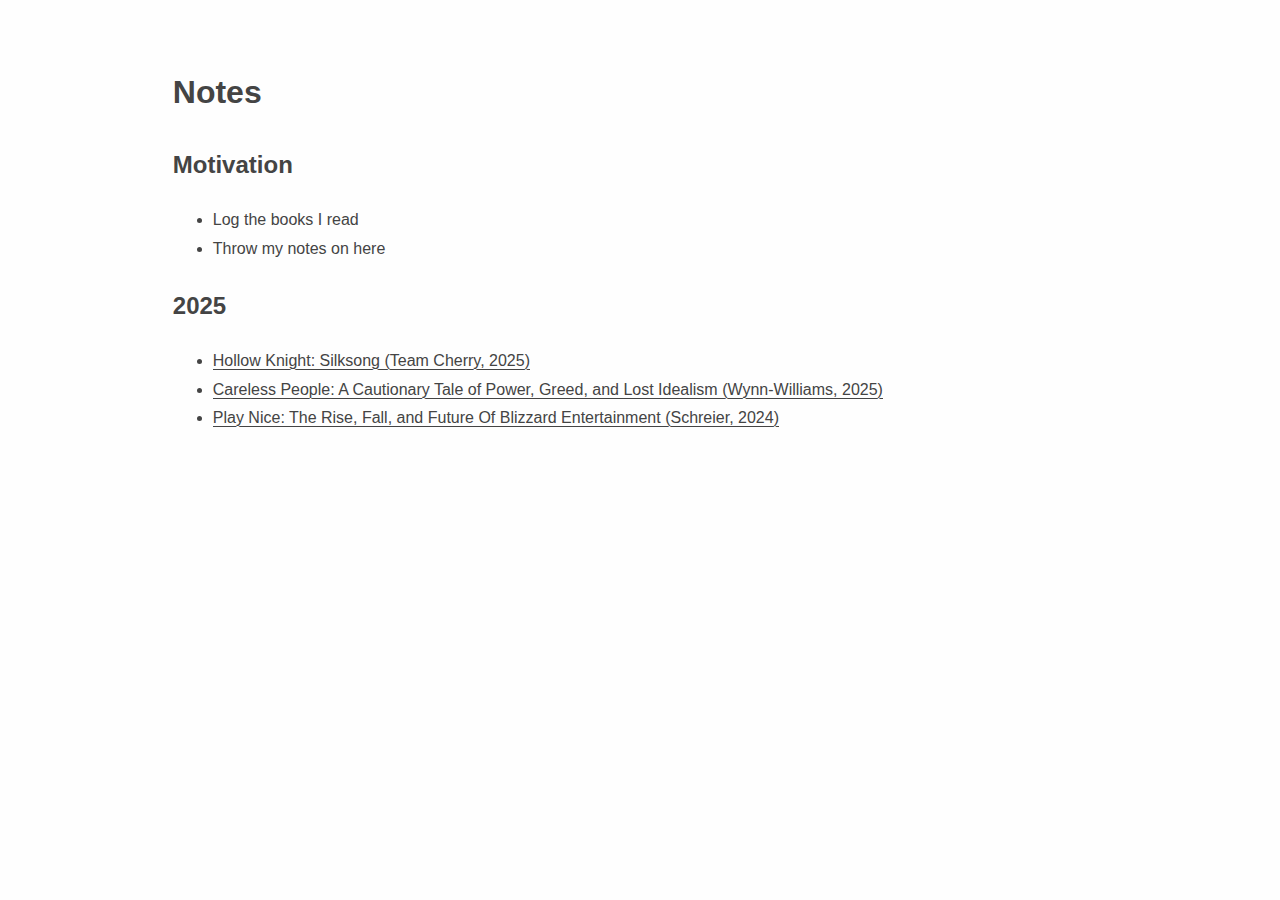
<file: index.html>
<html>
    <head>
        <link rel="stylesheet" href="styles.css" />
    </head>
    <h1>Notes</h1>
    <h2>Motivation</h2>
    <ul>
        <li>Log the books I read</li>
        <li>Throw my notes on here</li>
    </ul>

    <h2>2025</h2>

    <ul>
        <li>
            <a href="posts/2025/silksong.html">
                Hollow Knight: Silksong (Team Cherry, 2025)
            </a>
        </li>
        <li>
            <a href="posts/2025/careless-people.html">
                Careless People: A Cautionary Tale of Power, Greed, and Lost
                Idealism (Wynn-Williams, 2025)</a
            >
        </li>
        <li>
            <a href="posts/2025/play-nice.html">
                Play Nice: The Rise, Fall, and Future Of Blizzard Entertainment
                (Schreier, 2024)</a
            >
        </li>
    </ul>
</html>
</file>
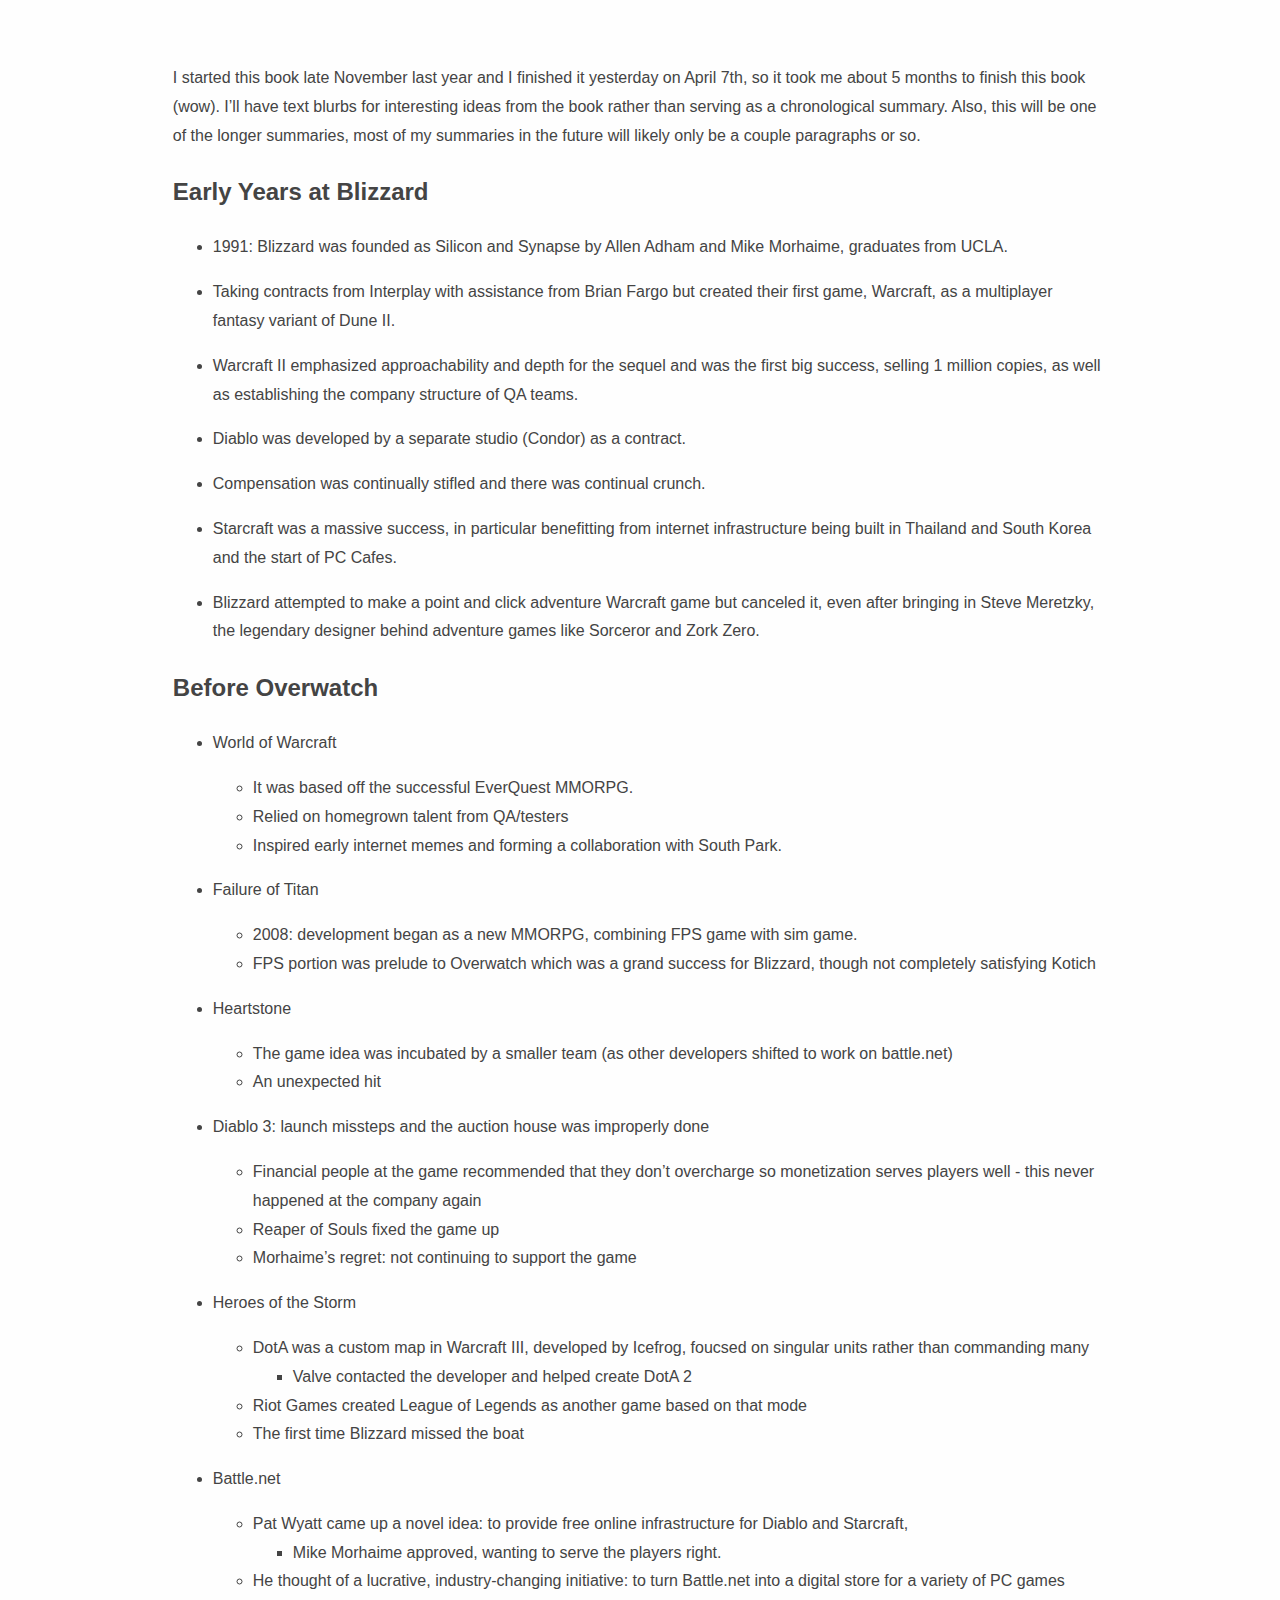
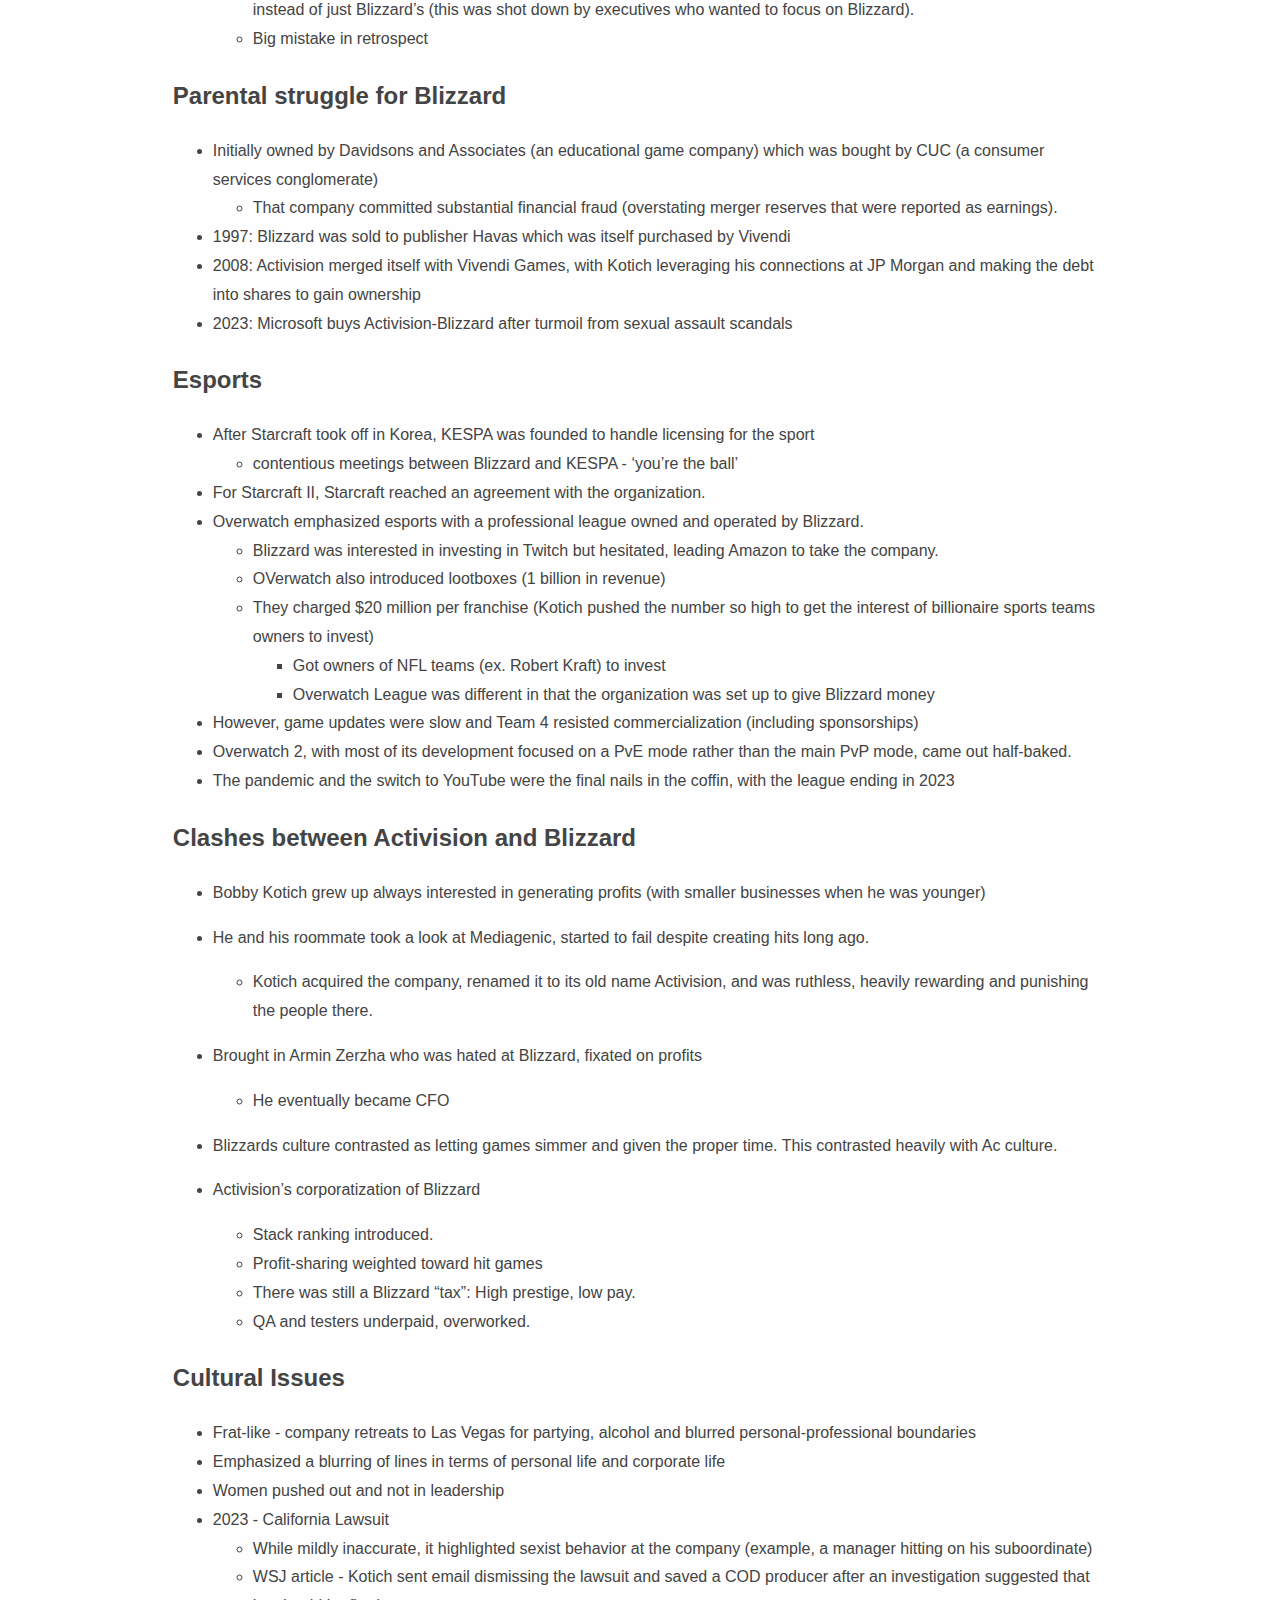
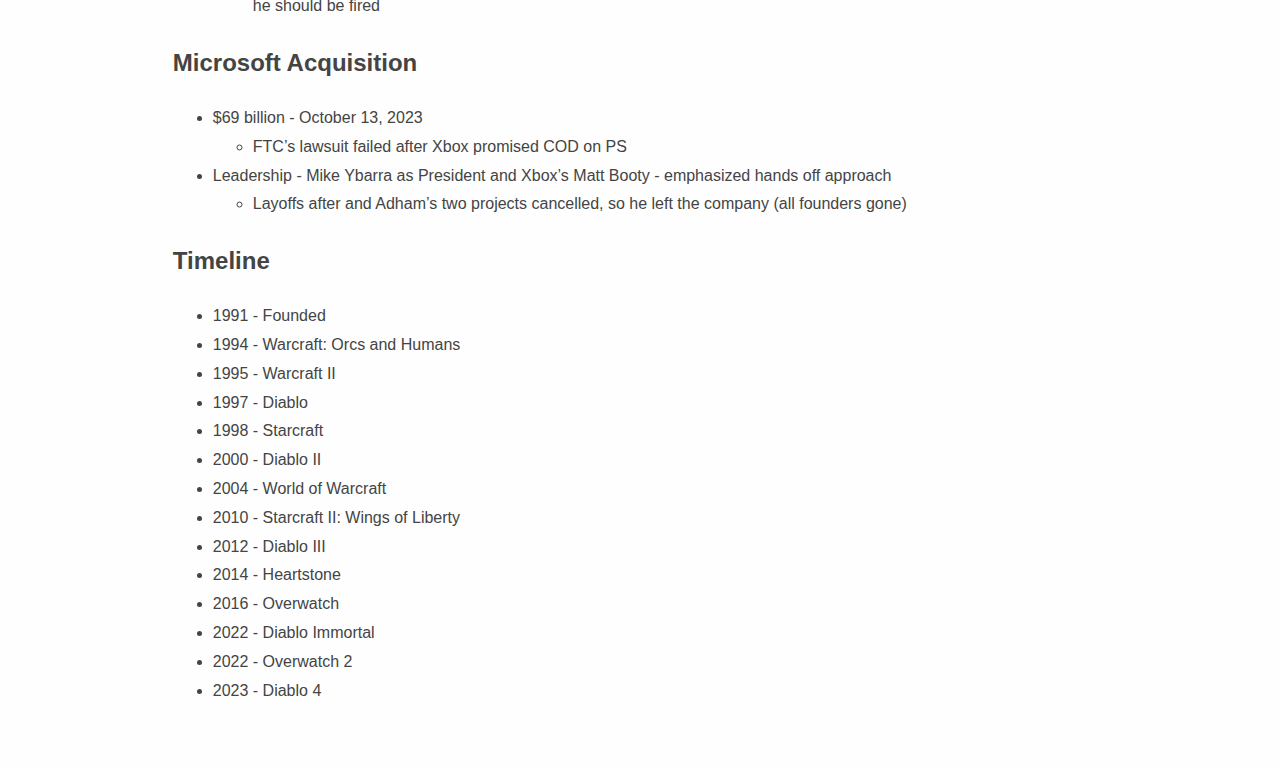
<file: play-nice.html>
<html>
    <head>
        <link rel="stylesheet" href="styles.css" />
    </head>

    <p>
        I started this book late November last year and I finished it yesterday
        on April 7th, so it took me about 5 months to finish this book (wow).
        I’ll have text blurbs for interesting ideas from the book rather than
        serving as a chronological summary. Also, this will be one of the longer
        summaries, most of my summaries in the future will likely only be a
        couple paragraphs or so.
    </p>
    <h2 id="early-years-at-blizzard">Early Years at Blizzard</h2>
    <ul>
        <li>
            <p>
                1991: Blizzard was founded as Silicon and Synapse by Allen Adham
                and Mike Morhaime, graduates from UCLA.
            </p>
        </li>
        <li>
            <p>
                Taking contracts from Interplay with assistance from Brian Fargo
                but created their first game, Warcraft, as a multiplayer fantasy
                variant of Dune II.
            </p>
        </li>
        <li>
            <p>
                Warcraft II emphasized approachability and depth for the sequel
                and was the first big success, selling 1 million copies, as well
                as establishing the company structure of QA teams.
            </p>
        </li>
        <li>
            <p>
                Diablo was developed by a separate studio (Condor) as a
                contract.
            </p>
        </li>
        <li>
            <p>
                Compensation was continually stifled and there was continual
                crunch.
            </p>
        </li>
        <li>
            <p>
                Starcraft was a massive success, in particular benefitting from
                internet infrastructure being built in Thailand and South Korea
                and the start of PC Cafes.
            </p>
        </li>
        <li>
            <p>
                Blizzard attempted to make a point and click adventure Warcraft
                game but canceled it, even after bringing in Steve Meretzky, the
                legendary designer behind adventure games like Sorceror and Zork
                Zero.
            </p>
        </li>
    </ul>
    <h2 id="before-overwatch">Before Overwatch</h2>
    <ul>
        <li>
            <p>World of Warcraft</p>
            <ul>
                <li>It was based off the successful EverQuest MMORPG.</li>
                <li>Relied on homegrown talent from QA/testers</li>
                <li>
                    Inspired early internet memes and forming a collaboration
                    with South Park.
                </li>
            </ul>
        </li>
        <li>
            <p>Failure of Titan</p>
            <ul>
                <li>
                    2008: development began as a new MMORPG, combining FPS game
                    with sim game.
                </li>
                <li>
                    FPS portion was prelude to Overwatch which was a grand
                    success for Blizzard, though not completely satisfying
                    Kotich
                </li>
            </ul>
        </li>
        <li>
            <p>Heartstone</p>
            <ul>
                <li>
                    The game idea was incubated by a smaller team (as other
                    developers shifted to work on battle.net)
                </li>
                <li>An unexpected hit</li>
            </ul>
        </li>
        <li>
            <p>
                Diablo 3: launch missteps and the auction house was improperly
                done
            </p>
            <ul>
                <li>
                    Financial people at the game recommended that they don’t
                    overcharge so monetization serves players well - this never
                    happened at the company again
                </li>
                <li>Reaper of Souls fixed the game up</li>
                <li>Morhaime’s regret: not continuing to support the game</li>
            </ul>
        </li>
        <li>
            <p>Heroes of the Storm</p>
            <ul>
                <li>
                    DotA was a custom map in Warcraft III, developed by Icefrog,
                    foucsed on singular units rather than commanding many
                    <ul>
                        <li>
                            Valve contacted the developer and helped create DotA
                            2
                        </li>
                    </ul>
                </li>
                <li>
                    Riot Games created League of Legends as another game based
                    on that mode
                </li>
                <li>The first time Blizzard missed the boat</li>
            </ul>
        </li>
        <li>
            <p>Battle.net</p>
            <ul>
                <li>
                    Pat Wyatt came up a novel idea: to provide free online
                    infrastructure for Diablo and Starcraft,
                    <ul>
                        <li>
                            Mike Morhaime approved, wanting to serve the players
                            right.
                        </li>
                    </ul>
                </li>
                <li>
                    He thought of a lucrative, industry-changing initiative: to
                    turn Battle.net into a digital store for a variety of PC
                    games instead of just Blizzard’s (this was shot down by
                    executives who wanted to focus on Blizzard).
                </li>
                <li>Big mistake in retrospect</li>
            </ul>
        </li>
    </ul>
    <h2 id="parental-struggle-for-blizzard">Parental struggle for Blizzard</h2>
    <ul>
        <li>
            Initially owned by Davidsons and Associates (an educational game
            company) which was bought by CUC (a consumer services conglomerate)
            <ul>
                <li>
                    That company committed substantial financial fraud
                    (overstating merger reserves that were reported as
                    earnings).
                </li>
            </ul>
        </li>
        <li>
            1997: Blizzard was sold to publisher Havas which was itself
            purchased by Vivendi
        </li>
        <li>
            2008: Activision merged itself with Vivendi Games, with Kotich
            leveraging his connections at JP Morgan and making the debt into
            shares to gain ownership
        </li>
        <li>
            2023: Microsoft buys Activision-Blizzard after turmoil from sexual
            assault scandals
        </li>
    </ul>
    <h2 id="esports">Esports</h2>
    <ul>
        <li>
            After Starcraft took off in Korea, KESPA was founded to handle
            licensing for the sport
            <ul>
                <li>
                    contentious meetings between Blizzard and KESPA - ‘you’re
                    the ball’
                </li>
            </ul>
        </li>
        <li>
            For Starcraft II, Starcraft reached an agreement with the
            organization.
        </li>
        <li>
            Overwatch emphasized esports with a professional league owned and
            operated by Blizzard.
            <ul>
                <li>
                    Blizzard was interested in investing in Twitch but
                    hesitated, leading Amazon to take the company.
                </li>
                <li>
                    OVerwatch also introduced lootboxes (1 billion in revenue)
                </li>
                <li>
                    They charged $20 million per franchise (Kotich pushed the
                    number so high to get the interest of billionaire sports
                    teams owners to invest)
                    <ul>
                        <li>
                            Got owners of NFL teams (ex. Robert Kraft) to invest
                        </li>
                        <li>
                            Overwatch League was different in that the
                            organization was set up to give Blizzard money
                        </li>
                    </ul>
                </li>
            </ul>
        </li>
        <li>
            However, game updates were slow and Team 4 resisted
            commercialization (including sponsorships)
        </li>
        <li>
            Overwatch 2, with most of its development focused on a PvE mode
            rather than the main PvP mode, came out half-baked.
        </li>
        <li>
            The pandemic and the switch to YouTube were the final nails in the
            coffin, with the league ending in 2023
        </li>
    </ul>
    <h2 id="clashes-between-activision-and-blizzard">
        Clashes between Activision and Blizzard
    </h2>
    <ul>
        <li>
            <p>
                Bobby Kotich grew up always interested in generating profits
                (with smaller businesses when he was younger)
            </p>
        </li>
        <li>
            <p>
                He and his roommate took a look at Mediagenic, started to fail
                despite creating hits long ago.
            </p>
            <ul>
                <li>
                    Kotich acquired the company, renamed it to its old name
                    Activision, and was ruthless, heavily rewarding and
                    punishing the people there.
                </li>
            </ul>
        </li>
        <li>
            <p>
                Brought in Armin Zerzha who was hated at Blizzard, fixated on
                profits
            </p>
            <ul>
                <li>He eventually became CFO</li>
            </ul>
        </li>
        <li>
            <p>
                Blizzards culture contrasted as letting games simmer and given
                the proper time. This contrasted heavily with Ac culture.
            </p>
        </li>
        <li>
            <p>Activision’s corporatization of Blizzard</p>
            <ul>
                <li>Stack ranking introduced.</li>
                <li>Profit-sharing weighted toward hit games</li>
                <li>
                    There was still a Blizzard “tax”: High prestige, low pay.
                </li>
                <li>QA and testers underpaid, overworked.</li>
            </ul>
        </li>
    </ul>
    <h2 id="cultural-issues">Cultural Issues</h2>
    <ul>
        <li>
            Frat-like - company retreats to Las Vegas for partying, alcohol and
            blurred personal-professional boundaries
        </li>
        <li>
            Emphasized a blurring of lines in terms of personal life and
            corporate life
        </li>
        <li>Women pushed out and not in leadership</li>
        <li>
            2023 - California Lawsuit
            <ul>
                <li>
                    While mildly inaccurate, it highlighted sexist behavior at
                    the company (example, a manager hitting on his suboordinate)
                </li>
                <li>
                    WSJ article - Kotich sent email dismissing the lawsuit and
                    saved a COD producer after an investigation suggested that
                    he should be fired
                </li>
            </ul>
        </li>
    </ul>
    <h2 id="microsoft-acquisition">Microsoft Acquisition</h2>
    <ul>
        <li>
            $69 billion - October 13, 2023
            <ul>
                <li>FTC’s lawsuit failed after Xbox promised COD on PS</li>
            </ul>
        </li>
        <li>
            Leadership - Mike Ybarra as President and Xbox’s Matt Booty -
            emphasized hands off approach
            <ul>
                <li>
                    Layoffs after and Adham’s two projects cancelled, so he left
                    the company (all founders gone)
                </li>
            </ul>
        </li>
    </ul>
    <h2 id="timeline">Timeline</h2>
    <ul>
        <li>1991 - Founded</li>
        <li>1994 - Warcraft: Orcs and Humans</li>
        <li>1995 - Warcraft II</li>
        <li>1997 - Diablo</li>
        <li>1998 - Starcraft</li>
        <li>2000 - Diablo II</li>
        <li>2004 - World of Warcraft</li>
        <li>2010 - Starcraft II: Wings of Liberty</li>
        <li>2012 - Diablo III</li>
        <li>2014 - Heartstone</li>
        <li>2016 - Overwatch</li>
        <li>2022 - Diablo Immortal</li>
        <li>2022 - Overwatch 2</li>
        <li>2023 - Diablo 4</li>
    </ul>
</html>
</file>
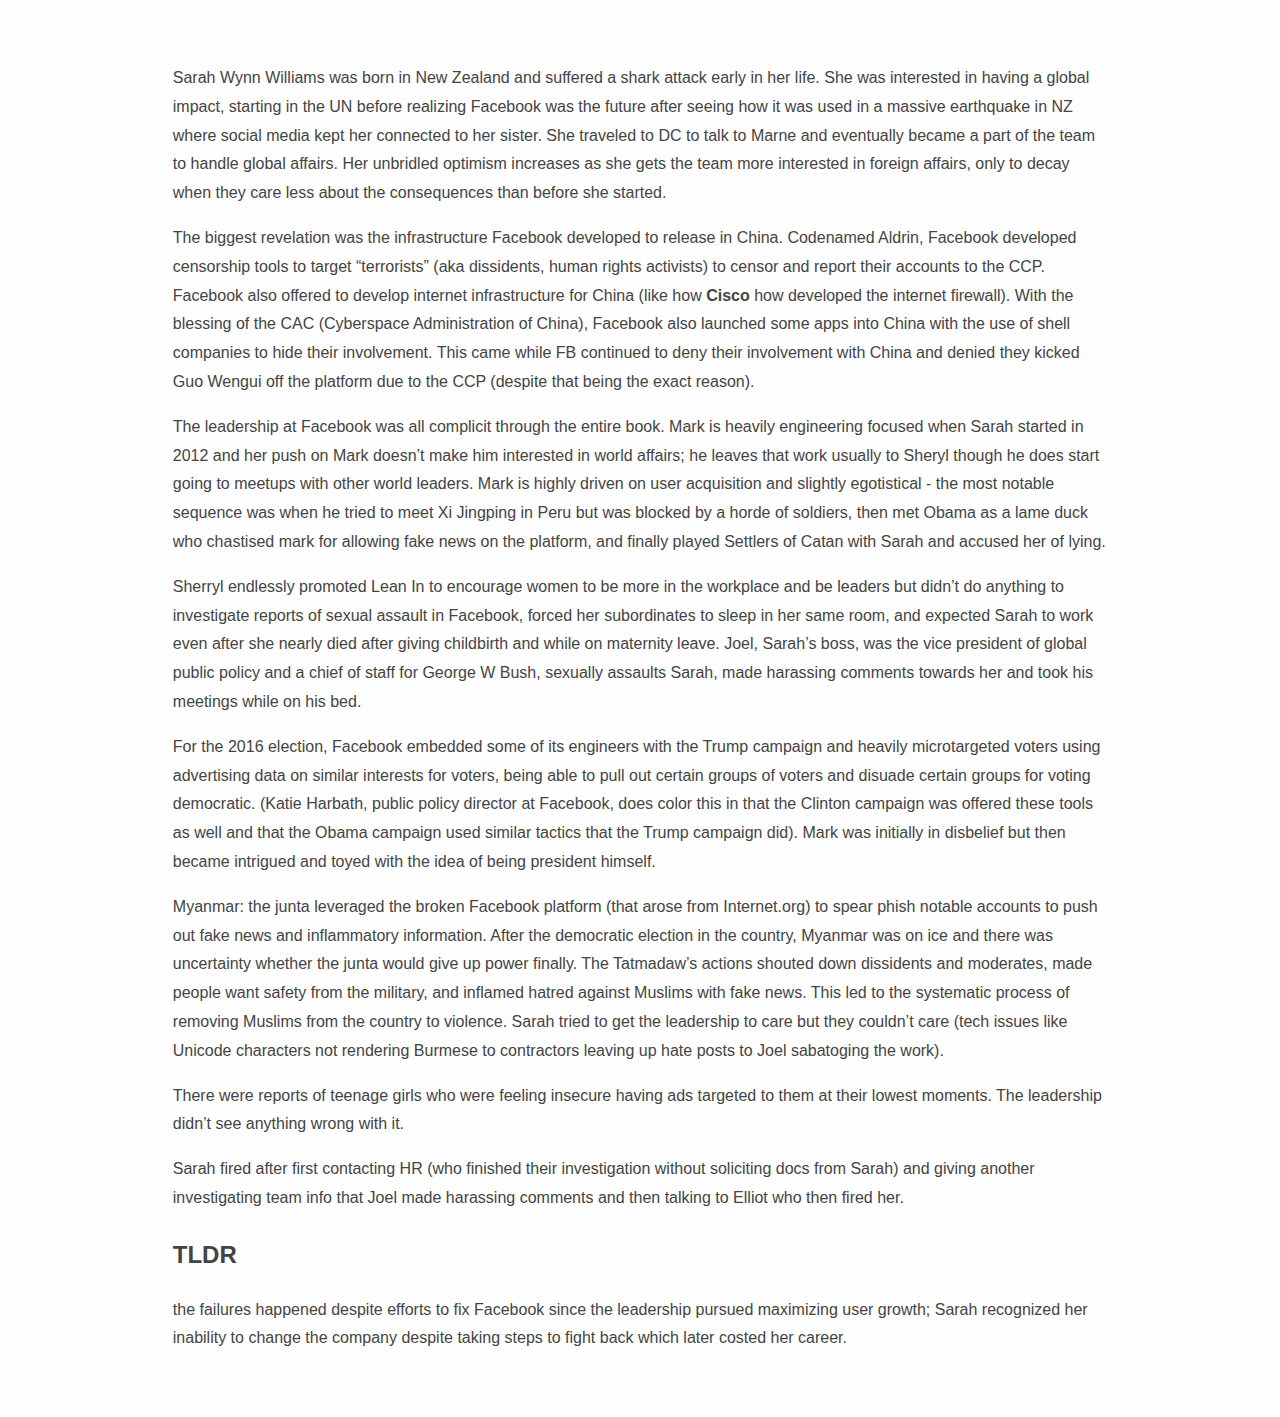
<file: posts/2025/careless-people.html>
<html>
    <head>
        <link rel="stylesheet" href="../../styles.css" />
    </head>
    <p>Sarah Wynn Williams was born in New Zealand and suffered a shark attack early in her life. She was interested in having a global impact, starting in the UN before realizing Facebook was the future after seeing how it was used in a massive earthquake in NZ where social media kept her connected to her sister. She traveled to DC to talk to Marne and eventually became a part of the team to handle global affairs. Her unbridled optimism increases as she gets the team more interested in foreign affairs, only to decay when they care less about the consequences than before she started.</p>
    <p>The biggest revelation was the infrastructure Facebook developed to release in China. Codenamed Aldrin, Facebook developed censorship tools to target “terrorists” (aka dissidents, human rights activists) to censor and report their accounts to the CCP. Facebook also offered to develop internet infrastructure for China (like how <strong>Cisco</strong> how developed the internet firewall). With the blessing of the CAC (Cyberspace Administration of China), Facebook also launched some apps into China with the use of shell companies to hide their involvement. This came while FB continued to deny their involvement with China and denied they kicked Guo Wengui off the platform due to the CCP (despite that being the exact reason).</p>
    <p>The leadership at Facebook was all complicit through the entire book. Mark is heavily engineering focused when Sarah started in 2012 and her push on Mark doesn’t make him interested in world affairs; he leaves that work usually to Sheryl though he does start going to meetups with other world leaders. Mark is highly driven on user acquisition and slightly egotistical - the most notable sequence was when he tried to meet Xi Jingping in Peru but was blocked by a horde of soldiers, then met Obama as a lame duck who chastised mark for allowing fake news on the platform, and finally played Settlers of Catan with Sarah and accused her of lying.</p>
    <p>Sherryl endlessly promoted Lean In to encourage women to be more in the workplace and be leaders but didn’t do anything to investigate reports of sexual assault in Facebook, forced her subordinates to sleep in her same room, and expected Sarah to work even after she nearly died after giving childbirth and while on maternity leave. Joel, Sarah’s boss, was the vice president of global public policy and a chief of staff for George W Bush, sexually assaults Sarah, made harassing comments towards her and took his meetings while on his bed. </p>
    <p>For the 2016 election, Facebook embedded some of its engineers with the Trump campaign and heavily microtargeted voters using advertising data on similar interests for voters, being able to pull out certain groups of voters and disuade certain groups for voting democratic. (Katie Harbath, public policy director at Facebook, does color this in that the Clinton campaign was offered these tools as well and that the Obama campaign used similar tactics that the Trump campaign did). Mark was initially in disbelief but then became intrigued and toyed with the idea of being president himself. </p>
    <p>Myanmar: the junta leveraged the broken Facebook platform (that arose from Internet.org) to spear phish notable accounts to push out fake news and inflammatory information. After the democratic election in the country, Myanmar was on ice and there was uncertainty whether the junta would give up power finally. The Tatmadaw’s actions shouted down dissidents and moderates, made people want safety from the military, and inflamed hatred against Muslims with fake news. This led to the systematic process of removing Muslims from the country to violence. Sarah tried to get the leadership to care but they couldn’t care (tech issues like Unicode characters not rendering Burmese to contractors leaving up hate posts to Joel sabatoging the work).</p>
    <p>There were reports of teenage girls who were feeling insecure having ads targeted to them at their lowest moments. The leadership didn’t see anything wrong with it.</p>
    <p>Sarah fired after first contacting HR (who finished their investigation without soliciting docs from Sarah) and giving another investigating team info that Joel made harassing comments and then talking to Elliot who then fired her.</p>

    <h2 id="tldr">TLDR</h2>
    <p>the failures happened despite efforts to fix Facebook since the leadership pursued maximizing user growth; Sarah recognized her inability to change the company despite taking steps to fight back which later costed her career.</p>

</html>
</file>
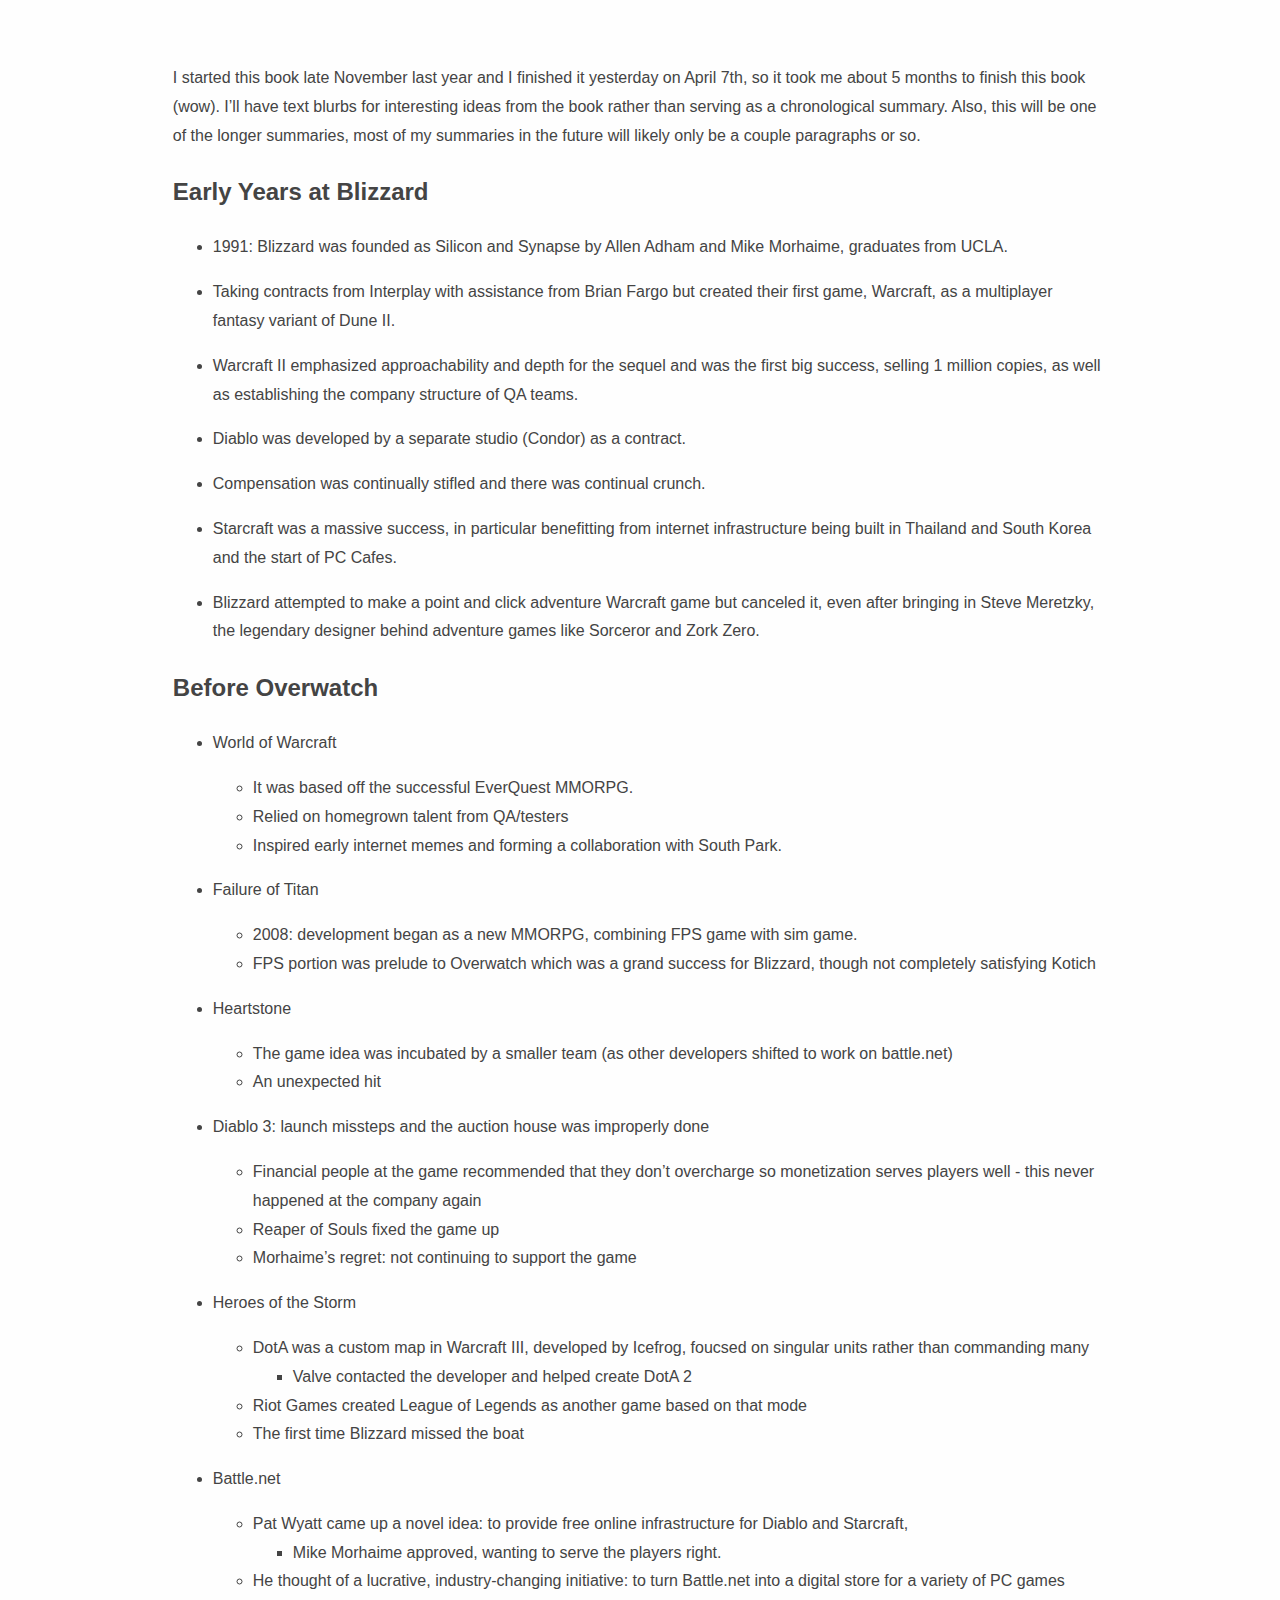
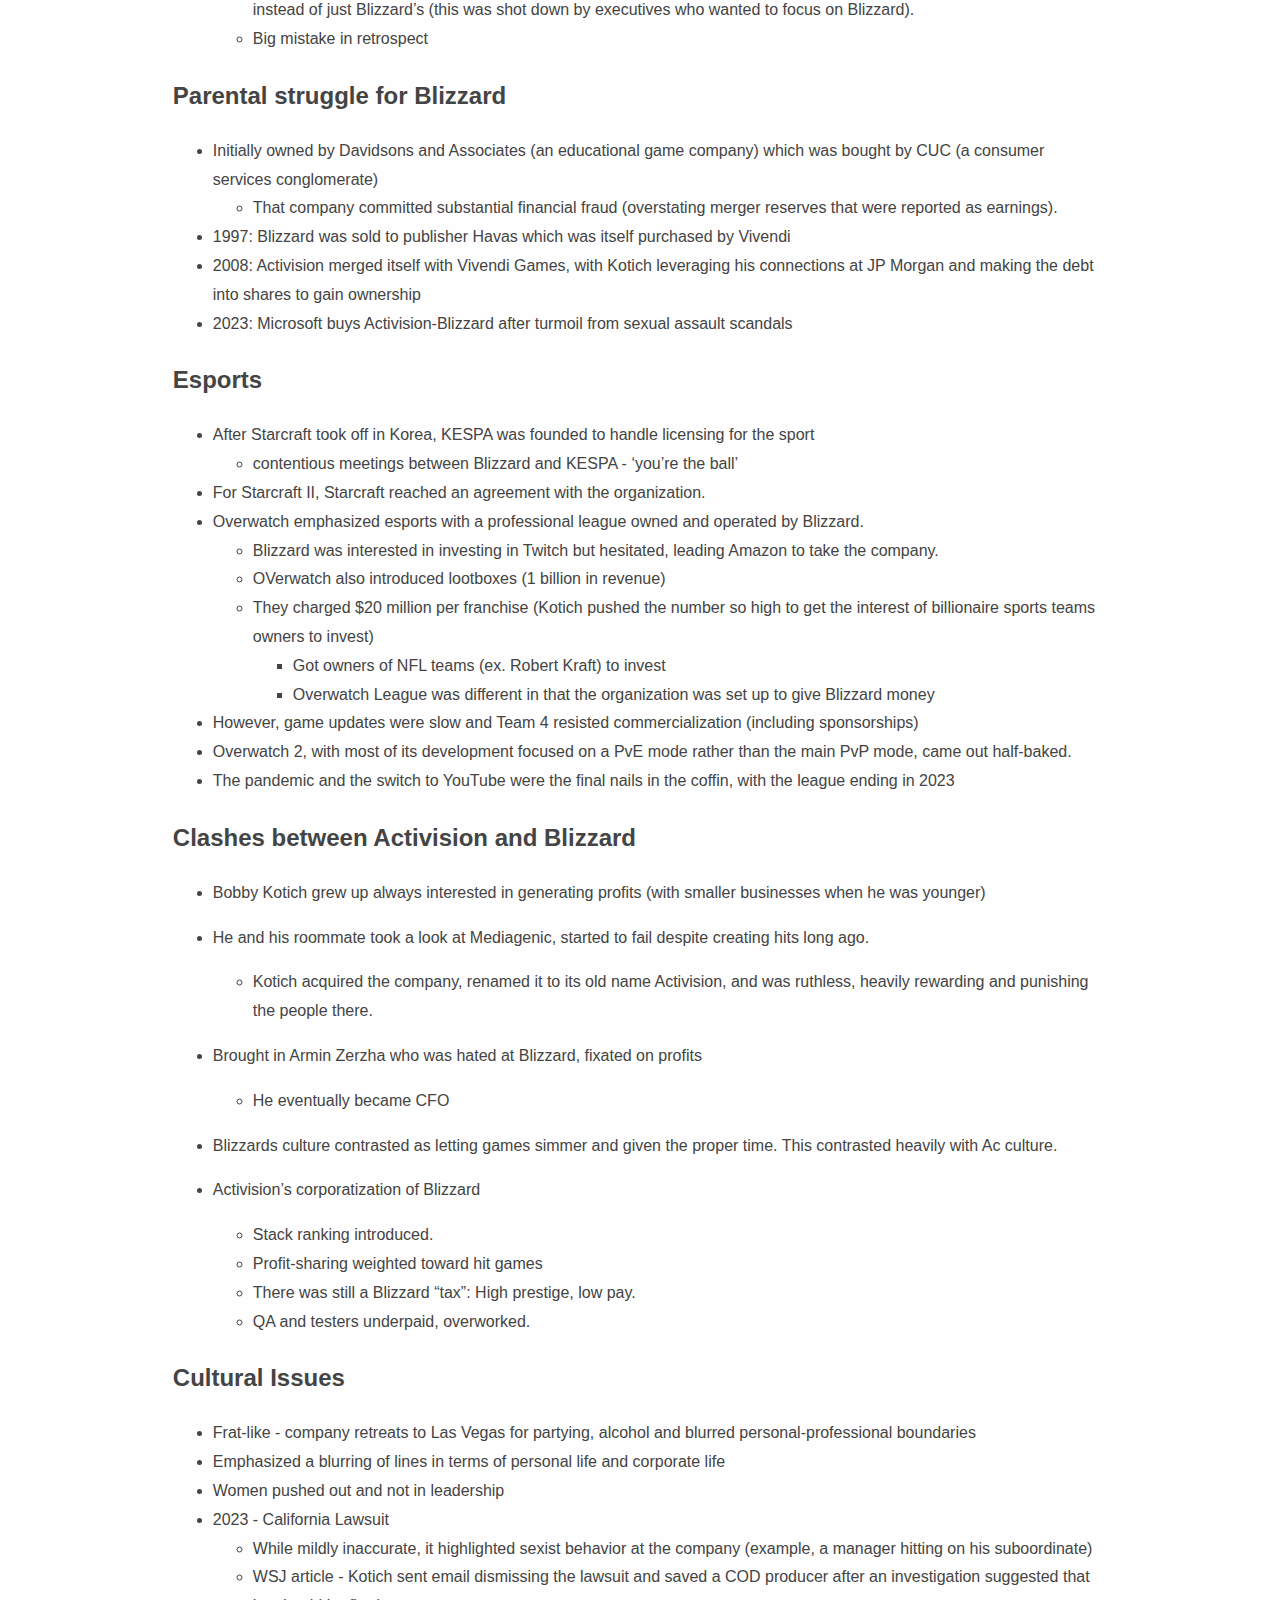
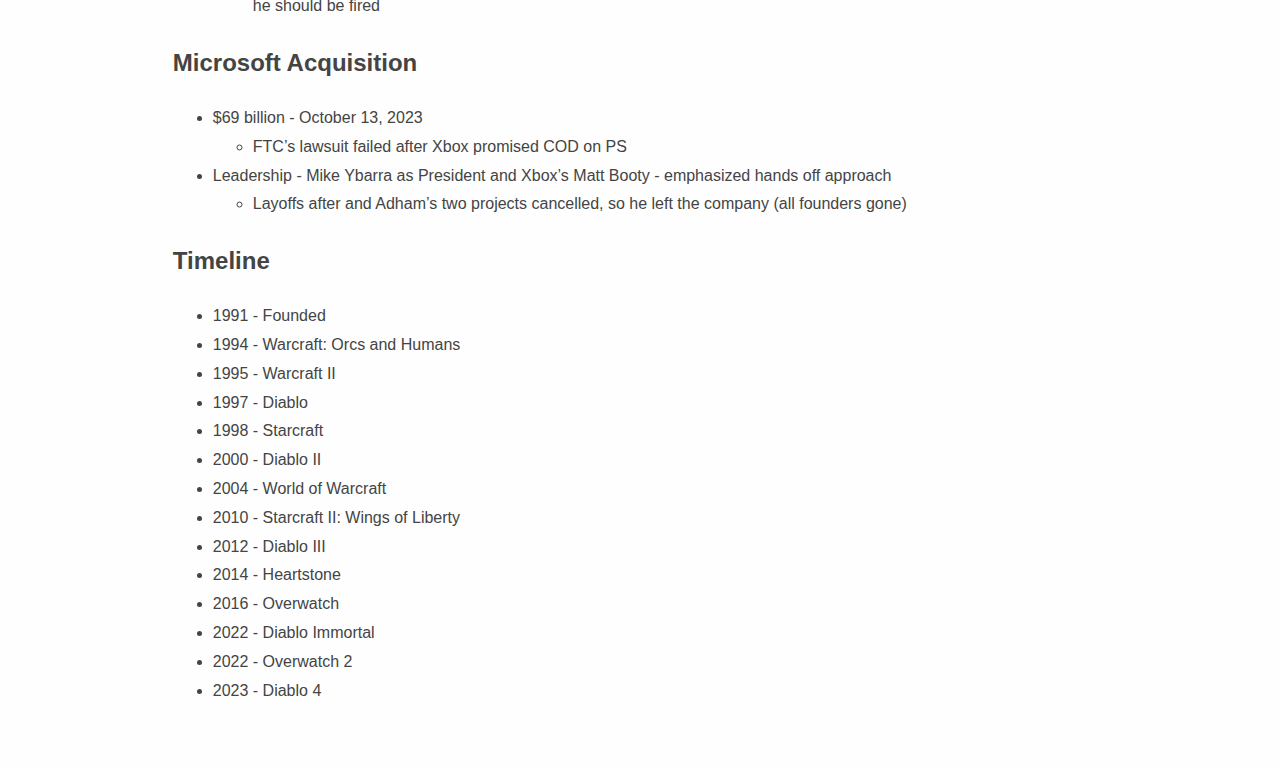
<file: posts/2025/play-nice.html>
<html>
    <head>
        <link rel="stylesheet" href="../../styles.css" />
    </head>

    <p>
        I started this book late November last year and I finished it yesterday
        on April 7th, so it took me about 5 months to finish this book (wow).
        I’ll have text blurbs for interesting ideas from the book rather than
        serving as a chronological summary. Also, this will be one of the longer
        summaries, most of my summaries in the future will likely only be a
        couple paragraphs or so.
    </p>
    <h2 id="early-years-at-blizzard">Early Years at Blizzard</h2>
    <ul>
        <li>
            <p>
                1991: Blizzard was founded as Silicon and Synapse by Allen Adham
                and Mike Morhaime, graduates from UCLA.
            </p>
        </li>
        <li>
            <p>
                Taking contracts from Interplay with assistance from Brian Fargo
                but created their first game, Warcraft, as a multiplayer fantasy
                variant of Dune II.
            </p>
        </li>
        <li>
            <p>
                Warcraft II emphasized approachability and depth for the sequel
                and was the first big success, selling 1 million copies, as well
                as establishing the company structure of QA teams.
            </p>
        </li>
        <li>
            <p>
                Diablo was developed by a separate studio (Condor) as a
                contract.
            </p>
        </li>
        <li>
            <p>
                Compensation was continually stifled and there was continual
                crunch.
            </p>
        </li>
        <li>
            <p>
                Starcraft was a massive success, in particular benefitting from
                internet infrastructure being built in Thailand and South Korea
                and the start of PC Cafes.
            </p>
        </li>
        <li>
            <p>
                Blizzard attempted to make a point and click adventure Warcraft
                game but canceled it, even after bringing in Steve Meretzky, the
                legendary designer behind adventure games like Sorceror and Zork
                Zero.
            </p>
        </li>
    </ul>
    <h2 id="before-overwatch">Before Overwatch</h2>
    <ul>
        <li>
            <p>World of Warcraft</p>
            <ul>
                <li>It was based off the successful EverQuest MMORPG.</li>
                <li>Relied on homegrown talent from QA/testers</li>
                <li>
                    Inspired early internet memes and forming a collaboration
                    with South Park.
                </li>
            </ul>
        </li>
        <li>
            <p>Failure of Titan</p>
            <ul>
                <li>
                    2008: development began as a new MMORPG, combining FPS game
                    with sim game.
                </li>
                <li>
                    FPS portion was prelude to Overwatch which was a grand
                    success for Blizzard, though not completely satisfying
                    Kotich
                </li>
            </ul>
        </li>
        <li>
            <p>Heartstone</p>
            <ul>
                <li>
                    The game idea was incubated by a smaller team (as other
                    developers shifted to work on battle.net)
                </li>
                <li>An unexpected hit</li>
            </ul>
        </li>
        <li>
            <p>
                Diablo 3: launch missteps and the auction house was improperly
                done
            </p>
            <ul>
                <li>
                    Financial people at the game recommended that they don’t
                    overcharge so monetization serves players well - this never
                    happened at the company again
                </li>
                <li>Reaper of Souls fixed the game up</li>
                <li>Morhaime’s regret: not continuing to support the game</li>
            </ul>
        </li>
        <li>
            <p>Heroes of the Storm</p>
            <ul>
                <li>
                    DotA was a custom map in Warcraft III, developed by Icefrog,
                    foucsed on singular units rather than commanding many
                    <ul>
                        <li>
                            Valve contacted the developer and helped create DotA
                            2
                        </li>
                    </ul>
                </li>
                <li>
                    Riot Games created League of Legends as another game based
                    on that mode
                </li>
                <li>The first time Blizzard missed the boat</li>
            </ul>
        </li>
        <li>
            <p>Battle.net</p>
            <ul>
                <li>
                    Pat Wyatt came up a novel idea: to provide free online
                    infrastructure for Diablo and Starcraft,
                    <ul>
                        <li>
                            Mike Morhaime approved, wanting to serve the players
                            right.
                        </li>
                    </ul>
                </li>
                <li>
                    He thought of a lucrative, industry-changing initiative: to
                    turn Battle.net into a digital store for a variety of PC
                    games instead of just Blizzard’s (this was shot down by
                    executives who wanted to focus on Blizzard).
                </li>
                <li>Big mistake in retrospect</li>
            </ul>
        </li>
    </ul>
    <h2 id="parental-struggle-for-blizzard">Parental struggle for Blizzard</h2>
    <ul>
        <li>
            Initially owned by Davidsons and Associates (an educational game
            company) which was bought by CUC (a consumer services conglomerate)
            <ul>
                <li>
                    That company committed substantial financial fraud
                    (overstating merger reserves that were reported as
                    earnings).
                </li>
            </ul>
        </li>
        <li>
            1997: Blizzard was sold to publisher Havas which was itself
            purchased by Vivendi
        </li>
        <li>
            2008: Activision merged itself with Vivendi Games, with Kotich
            leveraging his connections at JP Morgan and making the debt into
            shares to gain ownership
        </li>
        <li>
            2023: Microsoft buys Activision-Blizzard after turmoil from sexual
            assault scandals
        </li>
    </ul>
    <h2 id="esports">Esports</h2>
    <ul>
        <li>
            After Starcraft took off in Korea, KESPA was founded to handle
            licensing for the sport
            <ul>
                <li>
                    contentious meetings between Blizzard and KESPA - ‘you’re
                    the ball’
                </li>
            </ul>
        </li>
        <li>
            For Starcraft II, Starcraft reached an agreement with the
            organization.
        </li>
        <li>
            Overwatch emphasized esports with a professional league owned and
            operated by Blizzard.
            <ul>
                <li>
                    Blizzard was interested in investing in Twitch but
                    hesitated, leading Amazon to take the company.
                </li>
                <li>
                    OVerwatch also introduced lootboxes (1 billion in revenue)
                </li>
                <li>
                    They charged $20 million per franchise (Kotich pushed the
                    number so high to get the interest of billionaire sports
                    teams owners to invest)
                    <ul>
                        <li>
                            Got owners of NFL teams (ex. Robert Kraft) to invest
                        </li>
                        <li>
                            Overwatch League was different in that the
                            organization was set up to give Blizzard money
                        </li>
                    </ul>
                </li>
            </ul>
        </li>
        <li>
            However, game updates were slow and Team 4 resisted
            commercialization (including sponsorships)
        </li>
        <li>
            Overwatch 2, with most of its development focused on a PvE mode
            rather than the main PvP mode, came out half-baked.
        </li>
        <li>
            The pandemic and the switch to YouTube were the final nails in the
            coffin, with the league ending in 2023
        </li>
    </ul>
    <h2 id="clashes-between-activision-and-blizzard">
        Clashes between Activision and Blizzard
    </h2>
    <ul>
        <li>
            <p>
                Bobby Kotich grew up always interested in generating profits
                (with smaller businesses when he was younger)
            </p>
        </li>
        <li>
            <p>
                He and his roommate took a look at Mediagenic, started to fail
                despite creating hits long ago.
            </p>
            <ul>
                <li>
                    Kotich acquired the company, renamed it to its old name
                    Activision, and was ruthless, heavily rewarding and
                    punishing the people there.
                </li>
            </ul>
        </li>
        <li>
            <p>
                Brought in Armin Zerzha who was hated at Blizzard, fixated on
                profits
            </p>
            <ul>
                <li>He eventually became CFO</li>
            </ul>
        </li>
        <li>
            <p>
                Blizzards culture contrasted as letting games simmer and given
                the proper time. This contrasted heavily with Ac culture.
            </p>
        </li>
        <li>
            <p>Activision’s corporatization of Blizzard</p>
            <ul>
                <li>Stack ranking introduced.</li>
                <li>Profit-sharing weighted toward hit games</li>
                <li>
                    There was still a Blizzard “tax”: High prestige, low pay.
                </li>
                <li>QA and testers underpaid, overworked.</li>
            </ul>
        </li>
    </ul>
    <h2 id="cultural-issues">Cultural Issues</h2>
    <ul>
        <li>
            Frat-like - company retreats to Las Vegas for partying, alcohol and
            blurred personal-professional boundaries
        </li>
        <li>
            Emphasized a blurring of lines in terms of personal life and
            corporate life
        </li>
        <li>Women pushed out and not in leadership</li>
        <li>
            2023 - California Lawsuit
            <ul>
                <li>
                    While mildly inaccurate, it highlighted sexist behavior at
                    the company (example, a manager hitting on his suboordinate)
                </li>
                <li>
                    WSJ article - Kotich sent email dismissing the lawsuit and
                    saved a COD producer after an investigation suggested that
                    he should be fired
                </li>
            </ul>
        </li>
    </ul>
    <h2 id="microsoft-acquisition">Microsoft Acquisition</h2>
    <ul>
        <li>
            $69 billion - October 13, 2023
            <ul>
                <li>FTC’s lawsuit failed after Xbox promised COD on PS</li>
            </ul>
        </li>
        <li>
            Leadership - Mike Ybarra as President and Xbox’s Matt Booty -
            emphasized hands off approach
            <ul>
                <li>
                    Layoffs after and Adham’s two projects cancelled, so he left
                    the company (all founders gone)
                </li>
            </ul>
        </li>
    </ul>
    <h2 id="timeline">Timeline</h2>
    <ul>
        <li>1991 - Founded</li>
        <li>1994 - Warcraft: Orcs and Humans</li>
        <li>1995 - Warcraft II</li>
        <li>1997 - Diablo</li>
        <li>1998 - Starcraft</li>
        <li>2000 - Diablo II</li>
        <li>2004 - World of Warcraft</li>
        <li>2010 - Starcraft II: Wings of Liberty</li>
        <li>2012 - Diablo III</li>
        <li>2014 - Heartstone</li>
        <li>2016 - Overwatch</li>
        <li>2022 - Diablo Immortal</li>
        <li>2022 - Overwatch 2</li>
        <li>2023 - Diablo 4</li>
    </ul>
</html>
</file>
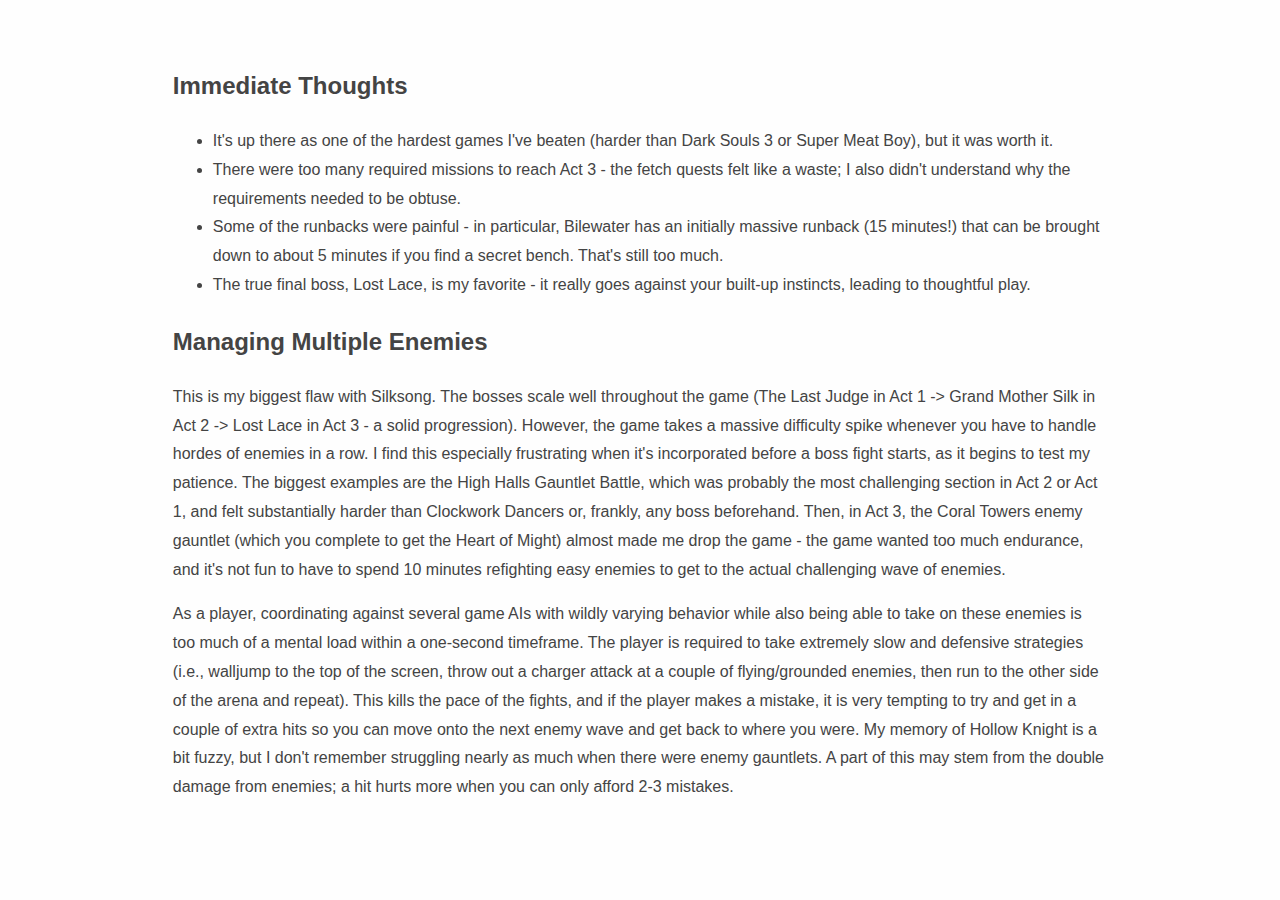
<file: posts/2025/silksong.html>
<html>
    <head>
        <link rel="stylesheet" href="../../styles.css" />
    </head>
    <h2 id="immediate-thoughts">Immediate Thoughts</h2>
    <ul>
        <li>
            It&#39;s up there as one of the hardest games I've beaten (harder
            than Dark Souls 3 or Super Meat Boy), but it was worth it.
        </li>
        <li>
            There were too many required missions to reach Act 3 - the fetch
            quests felt like a waste; I also didn't understand why the
            requirements needed to be obtuse.
        </li>
        <li>
            Some of the runbacks were painful - in particular, Bilewater has an
            initially massive runback (15 minutes!) that can be brought down to
            about 5 minutes if you find a secret bench. That's still too much.
        </li>
        <li>
            The true final boss, Lost Lace, is my favorite - it really goes
            against your built-up instincts, leading to thoughtful play.
        </li>
    </ul>
    <h2 id="managing-multiple-enemies">Managing Multiple Enemies</h2>
    <p>
        This is my biggest flaw with Silksong. The bosses scale well throughout
        the game (The Last Judge in Act 1 -&gt; Grand Mother Silk in Act 2 -&gt;
        Lost Lace in Act 3 - a solid progression). However, the game takes a
        massive difficulty spike whenever you have to handle hordes of enemies
        in a row. I find this especially frustrating when it&#39;s incorporated
        before a boss fight starts, as it begins to test my patience. The
        biggest examples are the High Halls Gauntlet Battle, which was probably
        the most challenging section in Act 2 or Act 1, and felt substantially
        harder than Clockwork Dancers or, frankly, any boss beforehand. Then, in
        Act 3, the Coral Towers enemy gauntlet (which you complete to get the
        Heart of Might) almost made me drop the game - the game wanted too much
        endurance, and it's not fun to have to spend 10 minutes refighting easy
        enemies to get to the actual challenging wave of enemies.
    </p>
    <p>
        As a player, coordinating against several game AIs with wildly varying
        behavior while also being able to take on these enemies is too much of a
        mental load within a one-second timeframe. The player is required to
        take extremely slow and defensive strategies (i.e., walljump to the top
        of the screen, throw out a charger attack at a couple of flying/grounded
        enemies, then run to the other side of the arena and repeat). This kills
        the pace of the fights, and if the player makes a mistake, it is very
        tempting to try and get in a couple of extra hits so you can move onto
        the next enemy wave and get back to where you were. My memory of Hollow
        Knight is a bit fuzzy, but I don't remember struggling nearly as much
        when there were enemy gauntlets. A part of this may stem from the double
        damage from enemies; a hit hurts more when you can only afford 2-3
        mistakes.
    </p>
</html>
</file>
<file: styles.css>
/* Credit: https://github.com/setetres/evenbettermotherfuckingwebsite/ */
body {
    margin: 5% auto;
    background: #fefefe;
    color: #444444;
    font-family:
        -apple-system, BlinkMacSystemFont, "Segoe UI", Roboto, Helvetica, Arial,
        sans-serif;
    font-size: 16px;
    line-height: 1.8;
    text-shadow: 0 1px 0 #ffffff;
    max-width: 73%;
}
code {
    background: white;
}
a {
    border-bottom: 1px solid #444444;
    color: #444444;
    text-decoration: none;
}
a:hover {
    border-bottom: 0;
}
</file>
